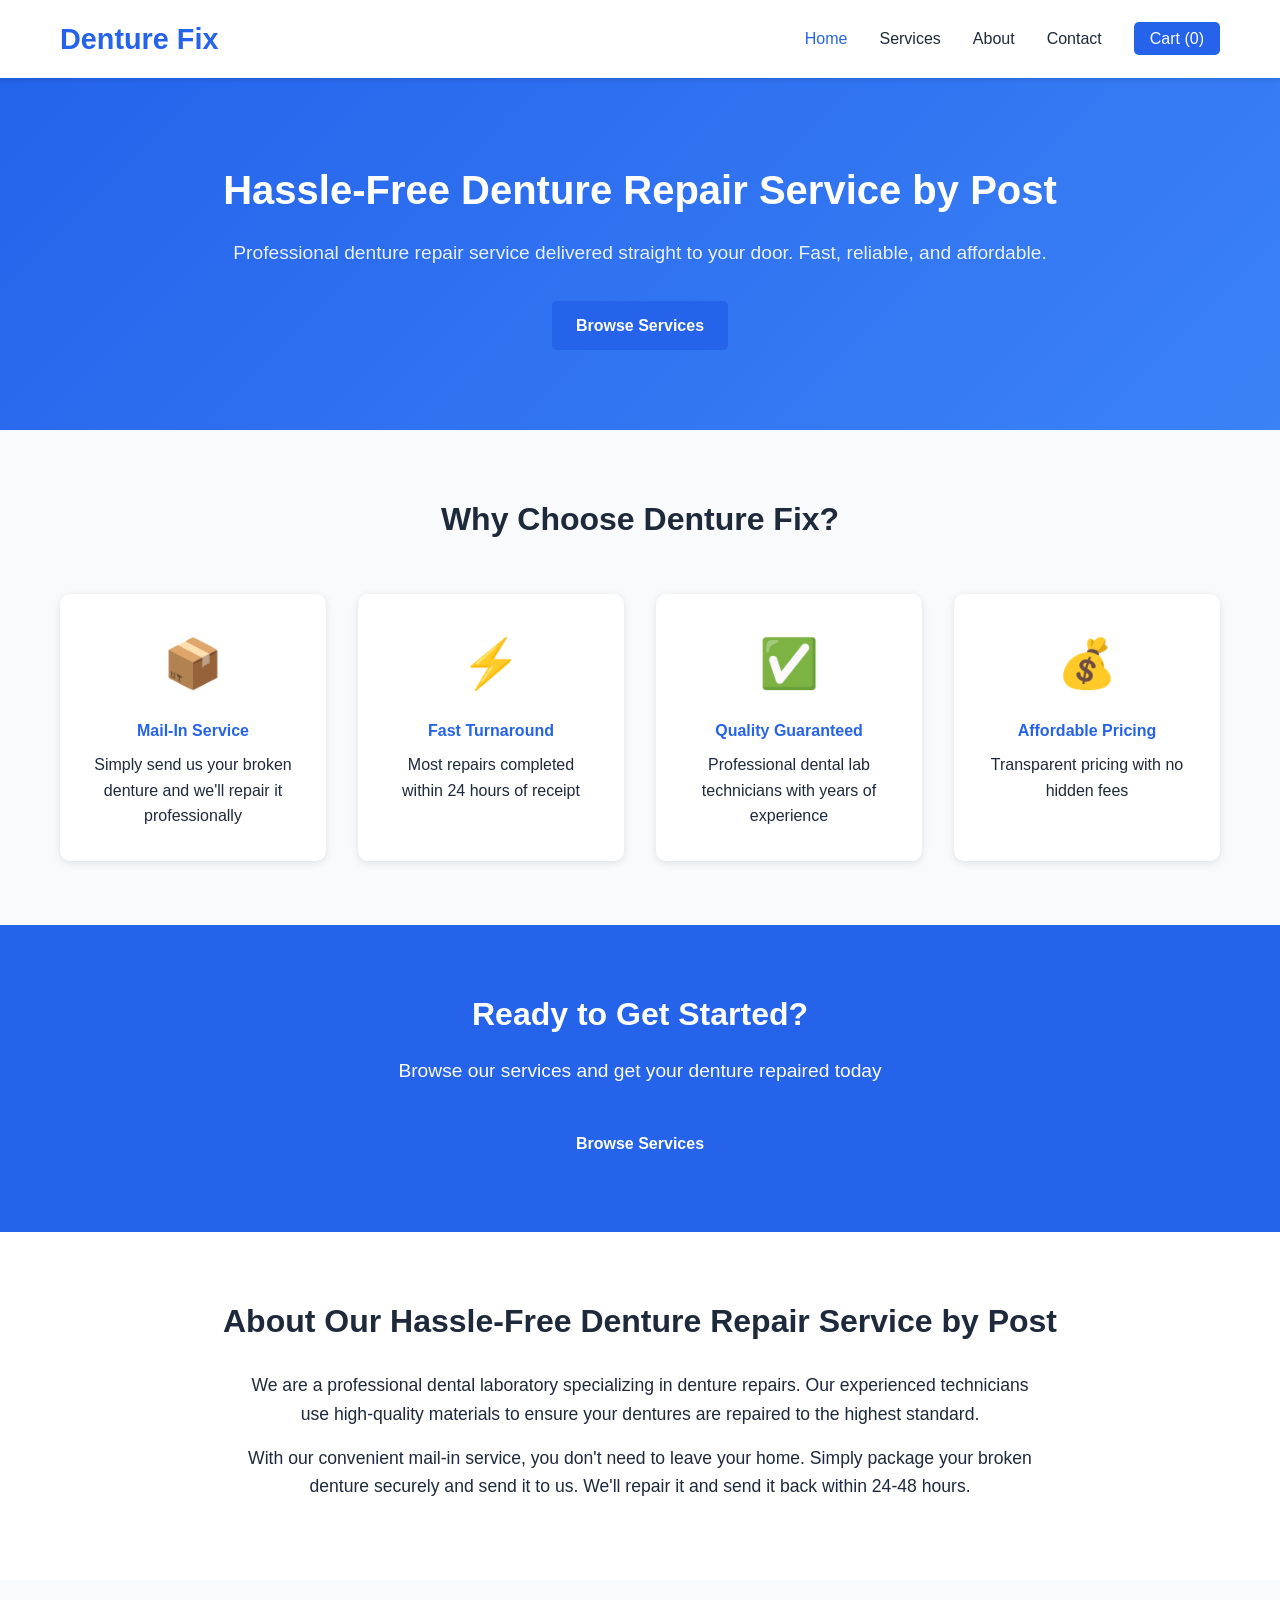
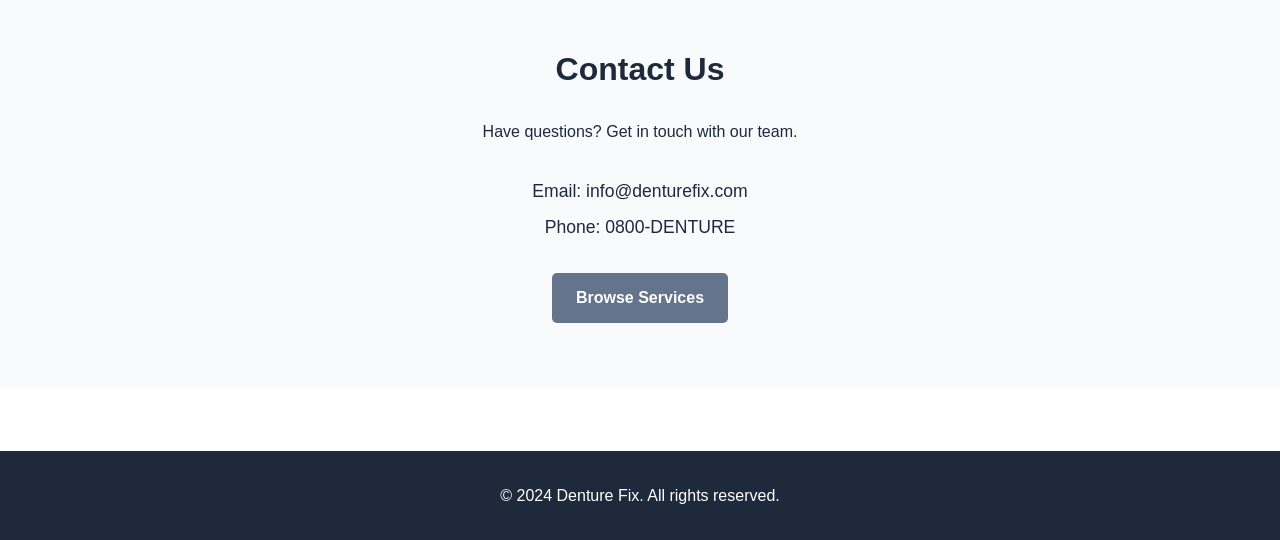
<file: index.html>
<!DOCTYPE html>
<html lang="en">
<head>
    <meta charset="UTF-8">
    <meta name="viewport" content="width=device-width, initial-scale=1.0">
    <meta name="description" content="Hassle-Free Denture Repair Service by Post - Professional denture repair delivered to your door">
    <title>Hassle-Free Denture Repair Service by Post | Denture Fix</title>
    <link rel="stylesheet" href="styles.css">
</head>
<body>
    <header>
        <nav class="navbar">
            <div class="container">
                <div class="logo">
                    <h1>Denture Fix</h1>
                </div>
                <ul class="nav-menu">
                    <li><a href="index.html" class="active">Home</a></li>
                    <li><a href="services.html">Services</a></li>
                    <li><a href="#about">About</a></li>
                    <li><a href="#contact">Contact</a></li>
                    <li><a href="cart.html" id="cart-link" class="cart-btn">Cart (<span id="cart-count">0</span>)</a></li>
                </ul>
            </div>
        </nav>
    </header>

    <main>
        <section class="hero">
            <div class="container">
                <div class="hero-content">
                    <h2>Hassle-Free Denture Repair Service by Post</h2>
                    <p>Professional denture repair service delivered straight to your door. Fast, reliable, and affordable.</p>
                    <a href="services.html" class="btn btn-primary">Browse Services</a>
                </div>
            </div>
        </section>

        <section class="features">
            <div class="container">
                <h3>Why Choose Denture Fix?</h3>
                <div class="features-grid">
                    <div class="feature-card">
                        <div class="feature-icon">📦</div>
                        <h4>Mail-In Service</h4>
                        <p>Simply send us your broken denture and we'll repair it professionally</p>
                    </div>
                    <div class="feature-card">
                        <div class="feature-icon">⚡</div>
                        <h4>Fast Turnaround</h4>
                        <p>Most repairs completed within 24 hours of receipt</p>
                    </div>
                    <div class="feature-card">
                        <div class="feature-icon">✅</div>
                        <h4>Quality Guaranteed</h4>
                        <p>Professional dental lab technicians with years of experience</p>
                    </div>
                    <div class="feature-card">
                        <div class="feature-icon">💰</div>
                        <h4>Affordable Pricing</h4>
                        <p>Transparent pricing with no hidden fees</p>
                    </div>
                </div>
            </div>
        </section>

        <section class="cta-section">
            <div class="container">
                <h3>Ready to Get Started?</h3>
                <p>Browse our services and get your denture repaired today</p>
                <a href="services.html" class="btn btn-primary">Browse Services</a>
            </div>
        </section>

        <section id="about" class="about">
            <div class="container">
                <h3>About Our Hassle-Free Denture Repair Service by Post</h3>
                <p>We are a professional dental laboratory specializing in denture repairs. Our experienced technicians use high-quality materials to ensure your dentures are repaired to the highest standard.</p>
                <p>With our convenient mail-in service, you don't need to leave your home. Simply package your broken denture securely and send it to us. We'll repair it and send it back within 24-48 hours.</p>
            </div>
        </section>

        <section id="contact" class="contact">
            <div class="container">
                <h3>Contact Us</h3>
                <p>Have questions? Get in touch with our team.</p>
                <div class="contact-info">
                    <p>Email: info@denturefix.com</p>
                    <p>Phone: 0800-DENTURE</p>
                </div>
                <a href="services.html" class="btn btn-secondary">Browse Services</a>
            </div>
        </section>
    </main>

    <footer>
        <div class="container">
            <p>&copy; 2024 Denture Fix. All rights reserved.</p>
        </div>
    </footer>

    <script src="script.js"></script>
</body>
</html>
</file>
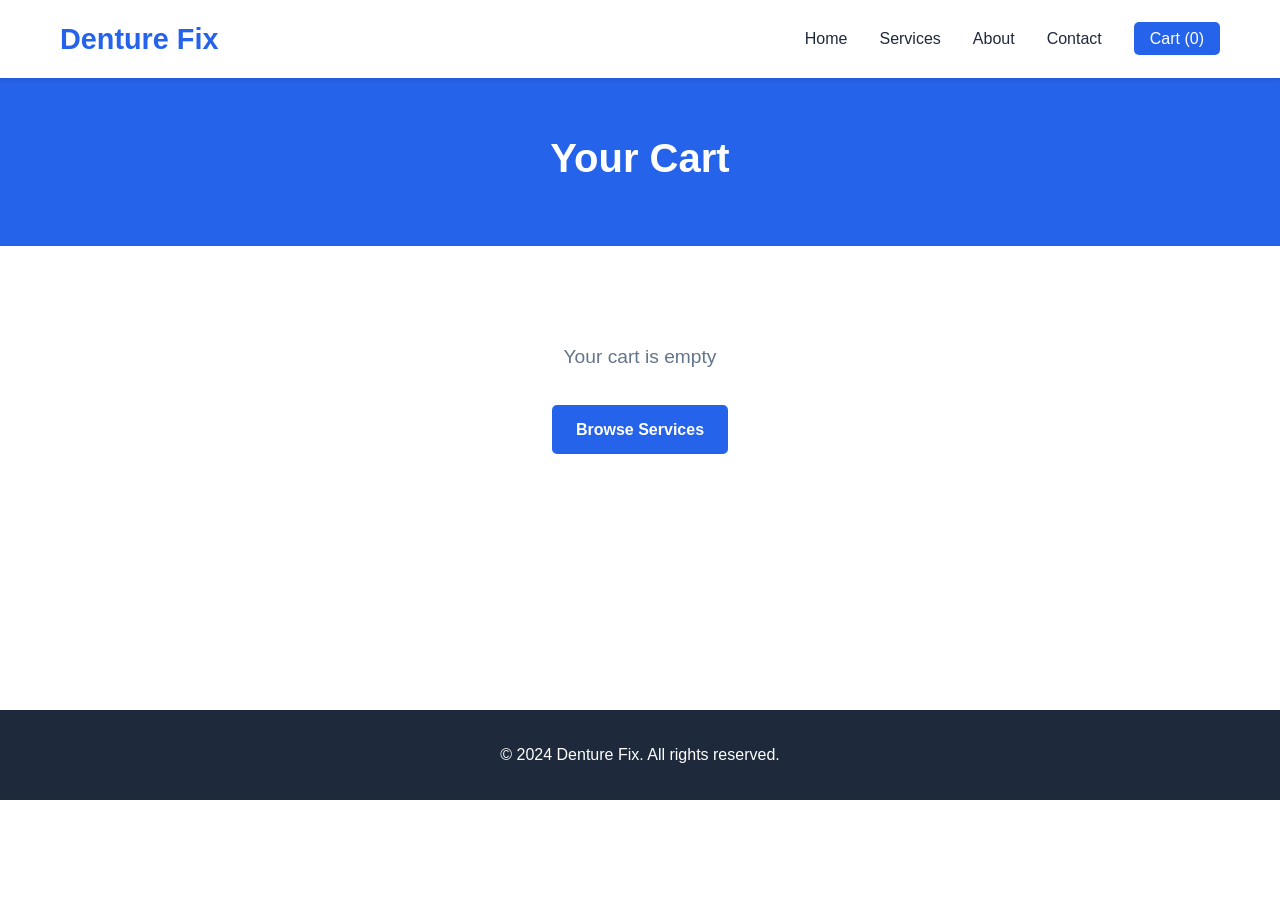
<file: cart.html>
<!DOCTYPE html>
<html lang="en">
<head>
    <meta charset="UTF-8">
    <meta name="viewport" content="width=device-width, initial-scale=1.0">
    <title>Shopping Cart | Denture Fix</title>
    <link rel="stylesheet" href="styles.css">
    
    <!-- 
        TODO: SHOPIFY CHECKOUT INTEGRATION
        
        To enable Shopify checkout, you need to:
        
        1. Include the Shopify Buy Button SDK (if not already included):
           <script src="https://sdks.shopifycdn.com/buy-button/latest/buy-button-storefront.min.js"></script>
        
        2. Initialize the SDK with your store credentials in script.js
        
        3. Update the handleCheckout() function in script.js to:
           - Create a Shopify checkout session
           - Add cart items to the checkout
           - Redirect to Shopify checkout URL
        
        Alternative: Direct Checkout URL
        You can also redirect directly to Shopify cart URL:
        https://YOUR_STORE.myshopify.com/cart/VARIANT_ID:QUANTITY
        
        For multiple items:
        https://YOUR_STORE.myshopify.com/cart/VARIANT_ID_1:1,VARIANT_ID_2:1
    -->
</head>
<body>
    <header>
        <nav class="navbar">
            <div class="container">
                <div class="logo">
                    <h1>Denture Fix</h1>
                </div>
                <ul class="nav-menu">
                    <li><a href="index.html">Home</a></li>
                    <li><a href="services.html">Services</a></li>
                    <li><a href="index.html#about">About</a></li>
                    <li><a href="index.html#contact">Contact</a></li>
                    <li><a href="cart.html" class="cart-btn active">Cart (<span id="cart-count">0</span>)</a></li>
                </ul>
            </div>
        </nav>
    </header>

    <main>
        <section class="page-header">
            <div class="container">
                <h2>Your Cart</h2>
            </div>
        </section>

        <section class="cart-content">
            <div class="container">
                <div id="cart-items" class="cart-items">
                    <!-- Cart items will be dynamically inserted here -->
                </div>
                
                <div id="cart-empty" class="cart-empty" style="display: none;">
                    <p>Your cart is empty</p>
                    <a href="services.html" class="btn btn-primary">Browse Services</a>
                </div>

                <div id="cart-summary" class="cart-summary" style="display: none;">
                    <div class="summary-row">
                        <span>Subtotal:</span>
                        <span id="cart-subtotal">£0.00</span>
                    </div>
                    <div class="summary-row total">
                        <span>Total:</span>
                        <span id="cart-total">£0.00</span>
                    </div>
                    <button id="checkout-btn" class="btn btn-primary btn-block">Proceed to Checkout</button>
                    <a href="services.html" class="btn btn-secondary btn-block">Continue Shopping</a>
                </div>
            </div>
        </section>
    </main>

    <footer>
        <div class="container">
            <p>&copy; 2024 Denture Fix. All rights reserved.</p>
        </div>
    </footer>

    <script src="script.js"></script>
</body>
</html>
</file>
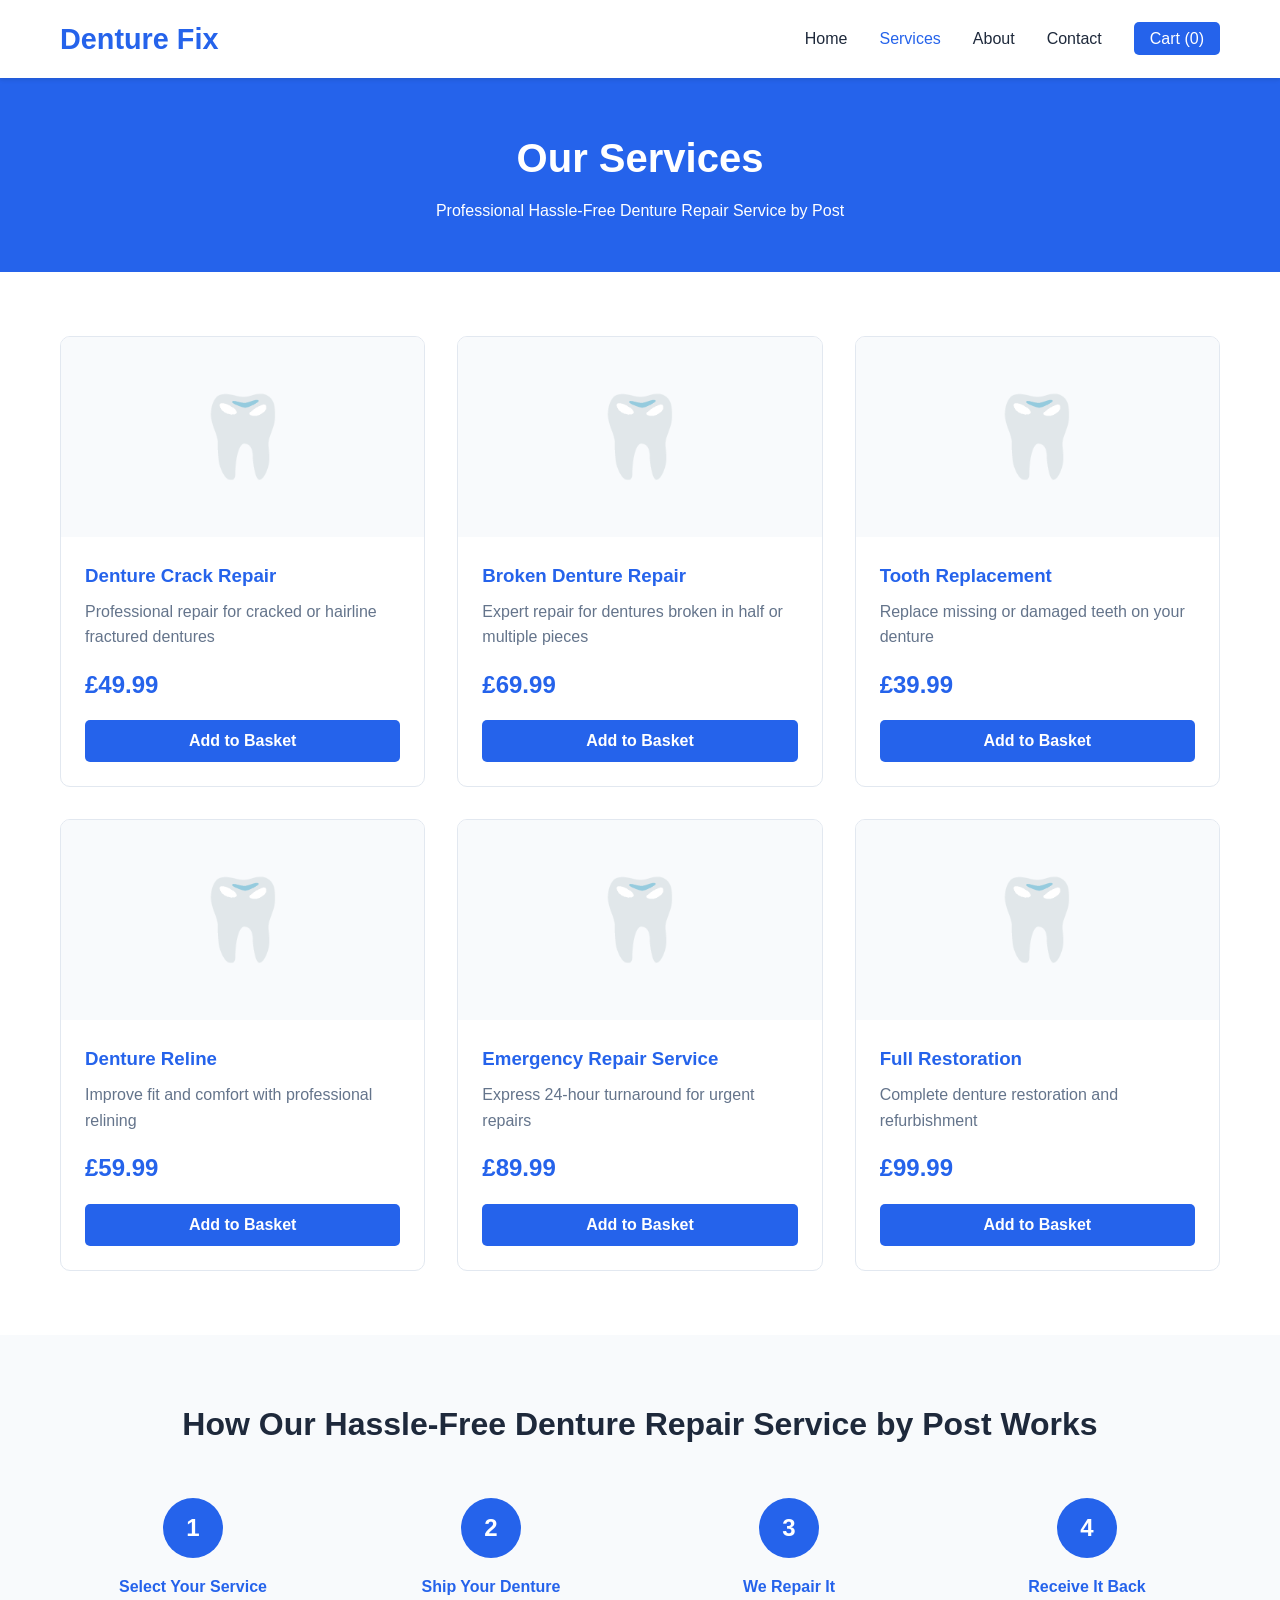
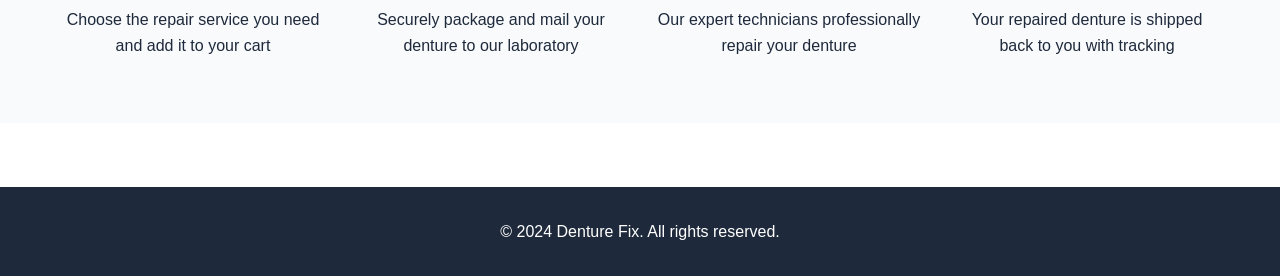
<file: services.html>
<!DOCTYPE html>
<html lang="en">
<head>
    <meta charset="UTF-8">
    <meta name="viewport" content="width=device-width, initial-scale=1.0">
    <meta name="description" content="Hassle-Free Denture Repair Service by Post - View our services and pricing">
    <title>Services - Hassle-Free Denture Repair Service by Post | Denture Fix</title>
    <link rel="stylesheet" href="styles.css">
    
    <!-- 
        TODO: SHOPIFY BUY BUTTON SDK INTEGRATION
        
        To enable Shopify product integration, uncomment and configure the following:
        
        <script src="https://sdks.shopifycdn.com/buy-button/latest/buy-button-storefront.min.js"></script>
        <script>
          // Initialize Shopify Buy Button SDK
          var client = ShopifyBuy.buildClient({
            domain: 'YOUR_STORE.myshopify.com',  // TODO: Replace with your Shopify store domain
            storefrontAccessToken: 'YOUR_STOREFRONT_ACCESS_TOKEN'  // TODO: Add your storefront access token
          });
        </script>
        
        You can get your Storefront Access Token from:
        Shopify Admin → Apps → Develop apps → Create an app → Configure Storefront API
    -->
</head>
<body>
    <header>
        <nav class="navbar">
            <div class="container">
                <div class="logo">
                    <h1>Denture Fix</h1>
                </div>
                <ul class="nav-menu">
                    <li><a href="index.html">Home</a></li>
                    <li><a href="services.html" class="active">Services</a></li>
                    <li><a href="index.html#about">About</a></li>
                    <li><a href="index.html#contact">Contact</a></li>
                    <li><a href="cart.html" id="cart-link" class="cart-btn">Cart (<span id="cart-count">0</span>)</a></li>
                </ul>
            </div>
        </nav>
    </header>

    <main>
        <section class="page-header">
            <div class="container">
                <h2>Our Services</h2>
                <p>Professional Hassle-Free Denture Repair Service by Post</p>
            </div>
        </section>

        <section class="services-list">
            <div class="container">
                <div class="services-grid">
                    <!-- 
                        SHOPIFY PRODUCT INTEGRATION NOTES:
                        
                        Each service card below is ready for Shopify product linking.
                        To complete the integration:
                        
                        1. Create matching products in your Shopify store
                        2. Get the Shopify product handles or variant IDs for each service
                        3. Update the data-product-id and data-shopify-product-id attributes with real Shopify IDs
                        4. Optionally add data-shopify-variant-id if you're using variants
                        
                        Example:
                        data-product-id="denture-crack-repair"
                        data-shopify-product-id="gid://shopify/Product/1234567890"
                        data-shopify-variant-id="gid://shopify/ProductVariant/9876543210"
                        
                        For Shopify Buy Button SDK integration, you'll need to:
                        - Include the Shopify Buy Button SDK script in the <head>
                        - Initialize with your store domain and storefront access token
                        - Use the product/variant IDs to add items to Shopify cart
                    -->
                    <!-- Service Product 1 -->
                    <div class="service-card" 
                         data-product-id="denture-crack-repair"
                         data-shopify-product-id=""
                         data-shopify-variant-id=""
                         data-shopify-handle="denture-crack-repair">
                        <div class="service-image">
                            <div class="placeholder-img">🦷</div>
                        </div>
                        <h3>Denture Crack Repair</h3>
                        <p class="service-description">Professional repair for cracked or hairline fractured dentures</p>
                        <p class="service-price">£49.99</p>
                        <button class="btn btn-primary add-to-cart" data-product-name="Denture Crack Repair" data-product-price="49.99" data-product-id="denture-crack-repair">Add to Basket</button>
                    </div>

                    <!-- Service Product 2 -->
                    <div class="service-card" 
                         data-product-id="denture-break-repair"
                         data-shopify-product-id=""
                         data-shopify-variant-id=""
                         data-shopify-handle="denture-break-repair">
                        <div class="service-image">
                            <div class="placeholder-img">🦷</div>
                        </div>
                        <h3>Broken Denture Repair</h3>
                        <p class="service-description">Expert repair for dentures broken in half or multiple pieces</p>
                        <p class="service-price">£69.99</p>
                        <button class="btn btn-primary add-to-cart" data-product-name="Broken Denture Repair" data-product-price="69.99" data-product-id="denture-break-repair">Add to Basket</button>
                    </div>

                    <!-- Service Product 3 -->
                    <div class="service-card" 
                         data-product-id="tooth-replacement"
                         data-shopify-product-id=""
                         data-shopify-variant-id=""
                         data-shopify-handle="tooth-replacement">
                        <div class="service-image">
                            <div class="placeholder-img">🦷</div>
                        </div>
                        <h3>Tooth Replacement</h3>
                        <p class="service-description">Replace missing or damaged teeth on your denture</p>
                        <p class="service-price">£39.99</p>
                        <button class="btn btn-primary add-to-cart" data-product-name="Tooth Replacement" data-product-price="39.99" data-product-id="tooth-replacement">Add to Basket</button>
                    </div>

                    <!-- Service Product 4 -->
                    <div class="service-card" 
                         data-product-id="denture-reline"
                         data-shopify-product-id=""
                         data-shopify-variant-id=""
                         data-shopify-handle="denture-reline">
                        <div class="service-image">
                            <div class="placeholder-img">🦷</div>
                        </div>
                        <h3>Denture Reline</h3>
                        <p class="service-description">Improve fit and comfort with professional relining</p>
                        <p class="service-price">£59.99</p>
                        <button class="btn btn-primary add-to-cart" data-product-name="Denture Reline" data-product-price="59.99" data-product-id="denture-reline">Add to Basket</button>
                    </div>

                    <!-- Service Product 5 -->
                    <div class="service-card" 
                         data-product-id="emergency-repair"
                         data-shopify-product-id=""
                         data-shopify-variant-id=""
                         data-shopify-handle="emergency-repair">
                        <div class="service-image">
                            <div class="placeholder-img">🦷</div>
                        </div>
                        <h3>Emergency Repair Service</h3>
                        <p class="service-description">Express 24-hour turnaround for urgent repairs</p>
                        <p class="service-price">£89.99</p>
                        <button class="btn btn-primary add-to-cart" data-product-name="Emergency Repair Service" data-product-price="89.99" data-product-id="emergency-repair">Add to Basket</button>
                    </div>

                    <!-- Service Product 6 -->
                    <div class="service-card" 
                         data-product-id="full-restoration"
                         data-shopify-product-id=""
                         data-shopify-variant-id=""
                         data-shopify-handle="full-restoration">
                        <div class="service-image">
                            <div class="placeholder-img">🦷</div>
                        </div>
                        <h3>Full Restoration</h3>
                        <p class="service-description">Complete denture restoration and refurbishment</p>
                        <p class="service-price">£99.99</p>
                        <button class="btn btn-primary add-to-cart" data-product-name="Full Restoration" data-product-price="99.99" data-product-id="full-restoration">Add to Basket</button>
                    </div>
                </div>
            </div>
        </section>

        <section class="how-it-works">
            <div class="container">
                <h3>How Our Hassle-Free Denture Repair Service by Post Works</h3>
                <div class="steps">
                    <div class="step">
                        <div class="step-number">1</div>
                        <h4>Select Your Service</h4>
                        <p>Choose the repair service you need and add it to your cart</p>
                    </div>
                    <div class="step">
                        <div class="step-number">2</div>
                        <h4>Ship Your Denture</h4>
                        <p>Securely package and mail your denture to our laboratory</p>
                    </div>
                    <div class="step">
                        <div class="step-number">3</div>
                        <h4>We Repair It</h4>
                        <p>Our expert technicians professionally repair your denture</p>
                    </div>
                    <div class="step">
                        <div class="step-number">4</div>
                        <h4>Receive It Back</h4>
                        <p>Your repaired denture is shipped back to you with tracking</p>
                    </div>
                </div>
            </div>
        </section>
    </main>

    <footer>
        <div class="container">
            <p>&copy; 2024 Denture Fix. All rights reserved.</p>
        </div>
    </footer>

    <script src="script.js"></script>
</body>
</html>
</file>
<file: styles.css>
* {
    margin: 0;
    padding: 0;
    box-sizing: border-box;
}

:root {
    --primary-color: #2563eb;
    --primary-hover: #1d4ed8;
    --secondary-color: #64748b;
    --text-color: #1e293b;
    --light-bg: #f8fafc;
    --border-color: #e2e8f0;
    --white: #ffffff;
    --success-color: #10b981;
    --danger-color: #ef4444;
}

body {
    font-family: -apple-system, BlinkMacSystemFont, 'Segoe UI', Roboto, Oxygen, Ubuntu, Cantarell, sans-serif;
    line-height: 1.6;
    color: var(--text-color);
}

.container {
    max-width: 1200px;
    margin: 0 auto;
    padding: 0 20px;
}

/* Header & Navigation */
header {
    background: var(--white);
    box-shadow: 0 2px 4px rgba(0,0,0,0.1);
    position: sticky;
    top: 0;
    z-index: 100;
}

.navbar {
    padding: 1rem 0;
}

.navbar .container {
    display: flex;
    justify-content: space-between;
    align-items: center;
}

.logo h1 {
    color: var(--primary-color);
    font-size: 1.8rem;
}

.nav-menu {
    display: flex;
    list-style: none;
    gap: 2rem;
    align-items: center;
}

.nav-menu a {
    text-decoration: none;
    color: var(--text-color);
    font-weight: 500;
    transition: color 0.3s;
}

.nav-menu a:hover,
.nav-menu a.active {
    color: var(--primary-color);
}

.cart-btn {
    background: var(--primary-color);
    color: var(--white) !important;
    padding: 0.5rem 1rem;
    border-radius: 5px;
}

/* Hero Section */
.hero {
    background: linear-gradient(135deg, var(--primary-color), #3b82f6);
    color: var(--white);
    padding: 5rem 0;
    text-align: center;
}

.hero h2 {
    font-size: 2.5rem;
    margin-bottom: 1rem;
}

.hero p {
    font-size: 1.2rem;
    margin-bottom: 2rem;
    opacity: 0.9;
}

/* Buttons */
.btn {
    display: inline-block;
    padding: 0.75rem 1.5rem;
    border-radius: 5px;
    text-decoration: none;
    font-weight: 600;
    transition: all 0.3s;
    border: none;
    cursor: pointer;
    font-size: 1rem;
}

.btn-primary {
    background: var(--primary-color);
    color: var(--white);
}

.btn-primary:hover {
    background: var(--primary-hover);
    transform: translateY(-2px);
}

.btn-secondary {
    background: var(--secondary-color);
    color: var(--white);
}

.btn-secondary:hover {
    background: #475569;
}

.btn-block {
    width: 100%;
    display: block;
    margin-top: 1rem;
}

/* Features Section */
.features {
    padding: 4rem 0;
    background: var(--light-bg);
}

.features h3 {
    text-align: center;
    font-size: 2rem;
    margin-bottom: 3rem;
}

.features-grid {
    display: grid;
    grid-template-columns: repeat(auto-fit, minmax(250px, 1fr));
    gap: 2rem;
}

.feature-card {
    background: var(--white);
    padding: 2rem;
    border-radius: 10px;
    text-align: center;
    box-shadow: 0 2px 8px rgba(0,0,0,0.1);
    transition: transform 0.3s;
}

.feature-card:hover {
    transform: translateY(-5px);
}

.feature-icon {
    font-size: 3rem;
    margin-bottom: 1rem;
}

.feature-card h4 {
    margin-bottom: 0.5rem;
    color: var(--primary-color);
}

/* CTA Section */
.cta-section {
    padding: 4rem 0;
    text-align: center;
    background: var(--primary-color);
    color: var(--white);
}

.cta-section h3 {
    font-size: 2rem;
    margin-bottom: 1rem;
}

.cta-section p {
    font-size: 1.2rem;
    margin-bottom: 2rem;
}

/* About & Contact Sections */
.about,
.contact {
    padding: 4rem 0;
}

.about h3,
.contact h3 {
    font-size: 2rem;
    margin-bottom: 1.5rem;
    text-align: center;
}

.about p {
    max-width: 800px;
    margin: 0 auto 1rem;
    text-align: center;
    font-size: 1.1rem;
}

.contact {
    background: var(--light-bg);
    text-align: center;
}

.contact-info {
    margin: 2rem 0;
}

.contact-info p {
    font-size: 1.1rem;
    margin: 0.5rem 0;
}

/* Page Header */
.page-header {
    background: var(--primary-color);
    color: var(--white);
    padding: 3rem 0;
    text-align: center;
}

.page-header h2 {
    font-size: 2.5rem;
    margin-bottom: 0.5rem;
}

/* Services Grid */
.services-list {
    padding: 4rem 0;
}

.services-grid {
    display: grid;
    grid-template-columns: repeat(auto-fit, minmax(300px, 1fr));
    gap: 2rem;
}

.service-card {
    background: var(--white);
    border: 1px solid var(--border-color);
    border-radius: 10px;
    overflow: hidden;
    transition: box-shadow 0.3s;
}

.service-card:hover {
    box-shadow: 0 4px 12px rgba(0,0,0,0.15);
}

.service-image {
    background: var(--light-bg);
    height: 200px;
    display: flex;
    align-items: center;
    justify-content: center;
}

.placeholder-img {
    font-size: 5rem;
}

.service-card h3 {
    padding: 1.5rem 1.5rem 0.5rem;
    color: var(--primary-color);
}

.service-description {
    padding: 0 1.5rem;
    color: var(--secondary-color);
}

.service-price {
    padding: 1rem 1.5rem;
    font-size: 1.5rem;
    font-weight: bold;
    color: var(--primary-color);
}

.service-card .btn {
    width: calc(100% - 3rem);
    margin: 0 1.5rem 1.5rem;
}

/* How It Works */
.how-it-works {
    padding: 4rem 0;
    background: var(--light-bg);
}

.how-it-works h3 {
    text-align: center;
    font-size: 2rem;
    margin-bottom: 3rem;
}

.steps {
    display: grid;
    grid-template-columns: repeat(auto-fit, minmax(250px, 1fr));
    gap: 2rem;
}

.step {
    text-align: center;
}

.step-number {
    width: 60px;
    height: 60px;
    background: var(--primary-color);
    color: var(--white);
    border-radius: 50%;
    display: flex;
    align-items: center;
    justify-content: center;
    font-size: 1.5rem;
    font-weight: bold;
    margin: 0 auto 1rem;
}

.step h4 {
    margin-bottom: 0.5rem;
    color: var(--primary-color);
}

/* Cart Page */
.cart-content {
    padding: 3rem 0;
    min-height: 400px;
}

.cart-items {
    margin-bottom: 2rem;
}

.cart-item {
    display: flex;
    align-items: center;
    justify-content: space-between;
    padding: 1.5rem;
    background: var(--white);
    border: 1px solid var(--border-color);
    border-radius: 10px;
    margin-bottom: 1rem;
}

.cart-item-info {
    flex: 1;
}

.cart-item-info h4 {
    margin-bottom: 0.5rem;
    color: var(--primary-color);
}

.cart-item-price {
    font-size: 1.2rem;
    font-weight: bold;
    margin-right: 2rem;
}

.cart-item-remove {
    background: var(--danger-color);
    color: var(--white);
    border: none;
    padding: 0.5rem 1rem;
    border-radius: 5px;
    cursor: pointer;
    font-weight: 600;
}

.cart-item-remove:hover {
    background: #dc2626;
}

.cart-empty {
    text-align: center;
    padding: 3rem;
}

.cart-empty p {
    font-size: 1.2rem;
    margin-bottom: 2rem;
    color: var(--secondary-color);
}

.cart-summary {
    background: var(--light-bg);
    padding: 2rem;
    border-radius: 10px;
    max-width: 400px;
    margin-left: auto;
}

.summary-row {
    display: flex;
    justify-content: space-between;
    margin-bottom: 1rem;
    font-size: 1.1rem;
}

.summary-row.total {
    border-top: 2px solid var(--border-color);
    padding-top: 1rem;
    font-size: 1.3rem;
    font-weight: bold;
    color: var(--primary-color);
}

/* Footer */
footer {
    background: var(--text-color);
    color: var(--white);
    padding: 2rem 0;
    text-align: center;
    margin-top: 4rem;
}

/* Responsive */
@media (max-width: 768px) {
    .nav-menu {
        gap: 1rem;
        font-size: 0.9rem;
    }

    .hero h2 {
        font-size: 1.8rem;
    }

    .features-grid,
    .services-grid,
    .steps {
        grid-template-columns: 1fr;
    }

    .cart-item {
        flex-direction: column;
        align-items: flex-start;
        gap: 1rem;
    }

    .cart-item-price {
        margin-right: 0;
    }
}
</file>
